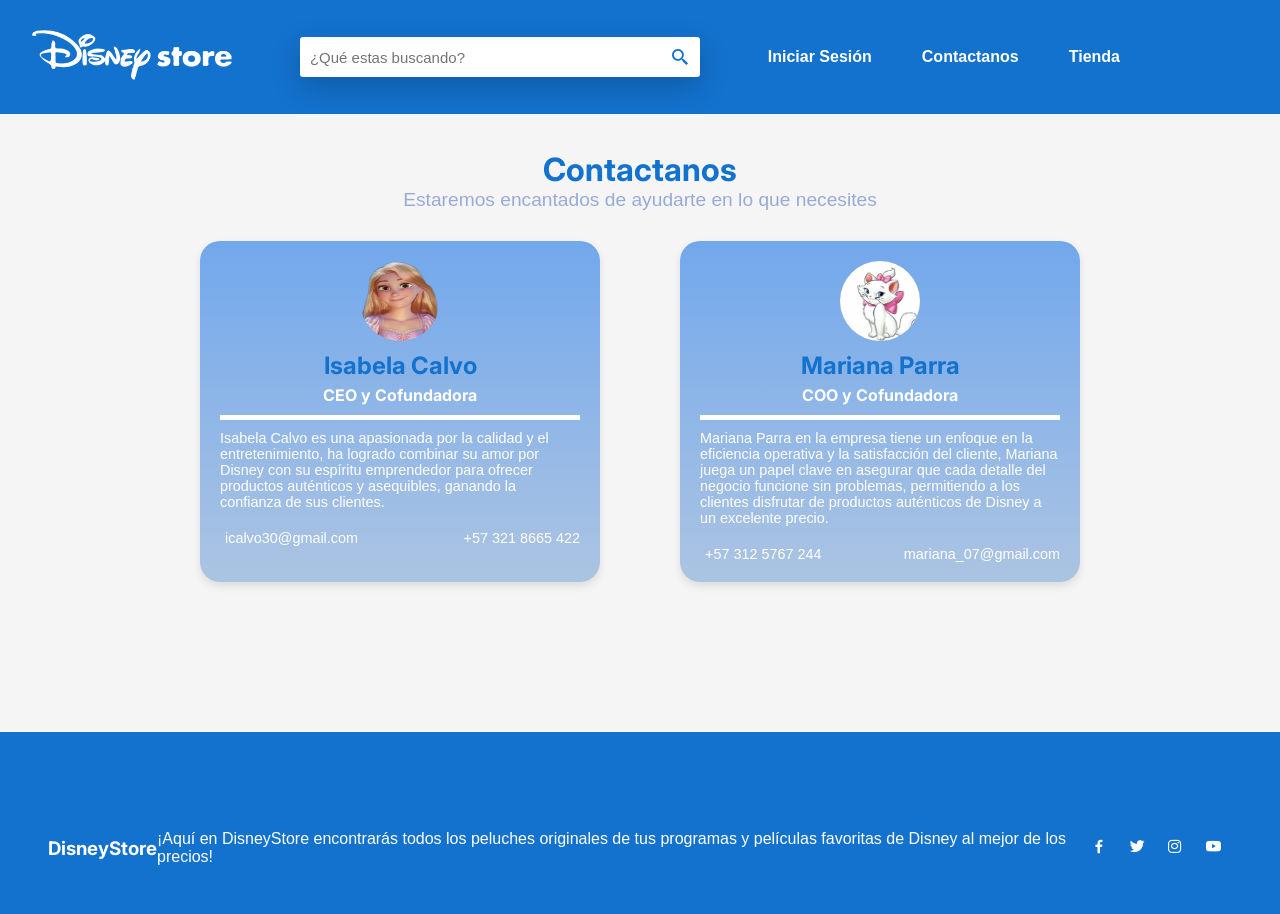
<file: contactanos.html>
<!DOCTYPE html>
<html lang="en">
<head>
    <meta charset="UTF-8">
    <meta name="viewport" content="width=device-width, initial-scale=1.0">
    <title>Contactanos</title>
    <link rel="stylesheet" href="./contactanos.css">
    <link href='https://unpkg.com/boxicons@2.1.4/css/boxicons.min.css' rel='stylesheet'>
    <link href="https://fonts.googleapis.com/css2?family=Inter:wght@400;500;600;700&display=swap" rel="stylesheet">

      

</head>
<body>
    <header class="banner">
        <a href="mainpage.html" class="logo"><img src="./fotos/Recurso 1.png" /></a>

        <div class="busqueda">
            <input type="text" placeholder="¿Qué estas buscando?">
            <i class='bx bx-search-alt-2' style='color:rgba(19, 114, 206, 1);'></i>
        </div>
        <div id="nav-items">
            <div>
                <a href="login.html">Iniciar Sesión</a>
            </div>
            <div>
                <a href="contactanos.html">Contactanos</a>
            </div>
            <div>
                <a href="tienda.html">Tienda</a>
            </div>
        </div>
    </header>

    <div class="container">
        <h1>
         Contactanos
        </h1>
        <p>
         Estaremos encantados de ayudarte en lo que necesites
        </p>
        
    <div class="contactanos">
        <div class="tarjeta">
          <img alt="Imagen de Isabela Calvo" src="./fotos/PikPng.com_rapunzel-png_1112178.png"/>
          <h2>
           Isabela Calvo
          </h2>
          <h3>
           CEO y Cofundadora
          </h3>
          <hr/>
          <p>
           Isabela Calvo es una apasionada por la calidad y el entretenimiento, ha logrado combinar su amor por Disney con su espíritu emprendedor para ofrecer productos auténticos y asequibles, ganando la confianza de sus clientes.
          </p>
          <div class="contact-info">
           <a href="mailto:icalvo30@gmail.com">
            <i class="fas fa-envelope">
            </i>
            icalvo30@gmail.com
           </a>
           <a href="tel:+573218665422">
            <i class="fas fa-phone">
            </i>
            +57 321 8665 422
           </a>
          </div>
         </div>
         <div class="tarjeta">
          <img alt="Imagen de Mariana Parra" height="80" src="./fotos/marie ft de perfil.jpeg" width="80"/>
          <h2>
           Mariana Parra
          </h2>
          <h3>
           COO y Cofundadora
          </h3>
          <hr/>
          <p>
           Mariana Parra en la empresa tiene un enfoque en la eficiencia operativa y la satisfacción del cliente, Mariana juega un papel clave en asegurar que cada detalle del negocio funcione sin problemas, permitiendo a los clientes disfrutar de productos auténticos de Disney a un excelente precio.
          </p>
          <div class="contact-info">
           <a href="tel:+573125767244">
            <i class="fas fa-phone">
            </i>
            +57 312 5767 244
           </a>
           <a href="mailto:mariana_07@gmail.com">
            <i class="fas fa-envelope">
            </i>
            mariana_07@gmail.com
           </a>
          </div>
         </div>
        </div>
       </div>

       <footer>
        
        <footer>
            <div class="footer-content">
                <h3>DisneyStore</h3>
                <p>¡Aquí en DisneyStore encontrarás todos los peluches originales de tus programas y películas favoritas de Disney al mejor de los precios!</p>
                <ul class="socials">
                    <li><a href="#"><i class='bx bxl-facebook'></i></a></li>
                    <li><a href="#"><i class='bx bxl-twitter'></i></a></li>
                    <li><a href="#"><i class='bx bxl-instagram'></i></a></li>
                    <li><a href="#"><i class='bx bxl-youtube'></i></a></li>
                </ul>
            </div>
        </footer>
        
        
      
</body>
</file>
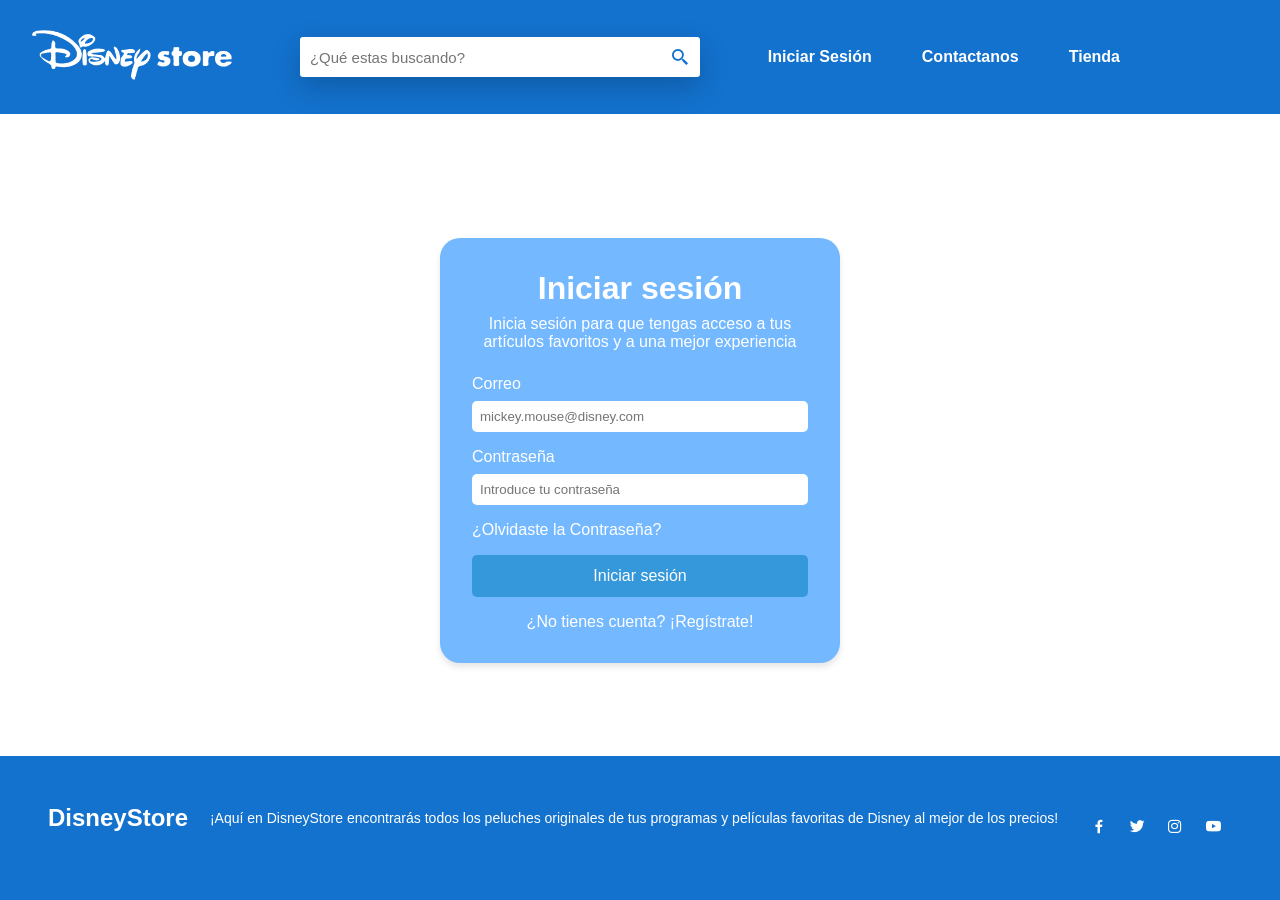
<file: login.html>
<!DOCTYPE html>
<html lang="en">
<head>
    <meta charset="UTF-8">
    <meta name="viewport" content="width=device-width, initial-scale=1.0">
    <link rel="stylesheet" href="login.css">
    <link href='https://unpkg.com/boxicons@2.1.4/css/boxicons.min.css' rel='stylesheet'>
    <link href="https://fonts.googleapis.com/css2?family=Inter:wght@400;500;600;700&display=swap" rel="stylesheet">
    <title>Document</title>
</head>
<body>  
    <!-- Aqui va la navegacion -->
    <header class="banner">
        <a href="mainpage.html" class="logo"><img src="./fotos/logo1.png" /></a>

        <div class="busqueda">
            <input type="text" placeholder="¿Qué estas buscando?">
            <i class='bx bx-search-alt-2' style='color:rgba(19, 114, 206, 1);'></i>
        </div>
        <div id="nav-items">
            <div>
                <a href="login.html">Iniciar Sesión</a>
            </div>
            <div>
                <a href="contactanos.html">Contactanos</a>
            </div>
            <div>
                <a href="tienda.html">Tienda</a>
            </div>
        </div>
    </header>

    <!-- Aqui va el formulario de inicio de sesion -->
   
        <style>
            body {
                font-family: Arial, sans-serif;
                display: flex;
                justify-content: center;
                align-items: center;
                height: 100vh;
                margin: 0;
                background-color: #ffffff;
            }
            .login-container {
                background-color: #74b9ff;
                padding: 2rem;
                border-radius: 20px;
                width: 100%;
                max-width: 400px;
                box-shadow: 0 4px 6px rgba(0, 0, 0, 0.1);
            }
            h1 {
                color: white;
                text-align: center;
                margin-bottom: 0.5rem;
            }
            p {
                color: white;
                text-align: center;
                margin-bottom: 1.5rem;
            }
            label {
                display: block;
                color: white;
                margin-bottom: 0.5rem;
            }
            input[type="email"],
            input[type="password"] {
                width: 100%;
                padding: 0.5rem;
                margin-bottom: 1rem;
                border: none;
                background-color: white;
                border-radius: 5px;
                box-sizing: border-box;
            }
            .forgot-password {
                display: block;
                color: white;
                text-align: left;
                margin-bottom: 1rem;
                text-decoration: none;
            }
            .submit-button {
                width: 100%;
                padding: 0.75rem;
                background-color: #3498db;
                color: white;
                border: none;
                border-radius: 5px;
                cursor: pointer;
                font-size: 1rem;
            }
            .submit-button:hover {
                background-color: #2980b9;
            }
            .register {
                display: block;
                color: white;
                text-align: center;
                margin-top: 1rem;
                text-decoration: none;
            }
        </style>
        <div class="login-container">
            <h1>Iniciar sesión</h1>
            <p>Inicia sesión para que tengas acceso a tus artículos favoritos y a una mejor experiencia</p>
            <form>
                <label for="email">Correo</label>
                <input type="email" id="email" name="email" placeholder="mickey.mouse@disney.com" required>
                
                <label for="password">Contraseña</label>
                <input type="password" id="password" name="password" placeholder="Introduce tu contraseña" required>
                
                <a href="#" class="forgot-password">¿Olvidaste la Contraseña?</a>
                
                <button type="submit" class="submit-button">Iniciar sesión</button>
            </form>
            <a href="register.html" class="register">¿No tienes cuenta? ¡Regístrate!</a>
        </div>

    <footer>
        
        <div class="footer-content">
            <h3>DisneyStore</h3>
            <p>¡Aquí en DisneyStore encontrarás todos los peluches originales de tus programas y películas favoritas de Disney al mejor de los precios!</p>
            <ul class="socials">
                <li><a href="#"><i class='bx bxl-facebook'></i></a></li>
                <li><a href="#"><i class='bx bxl-twitter'></i></a></li>
                <li><a href="#"><i class='bx bxl-instagram'></i></a></li>
                <li><a href="#"><i class='bx bxl-youtube'></i></a></li>
            </ul>
        </div>
    </footer>

    
</body>
</html>
</file>
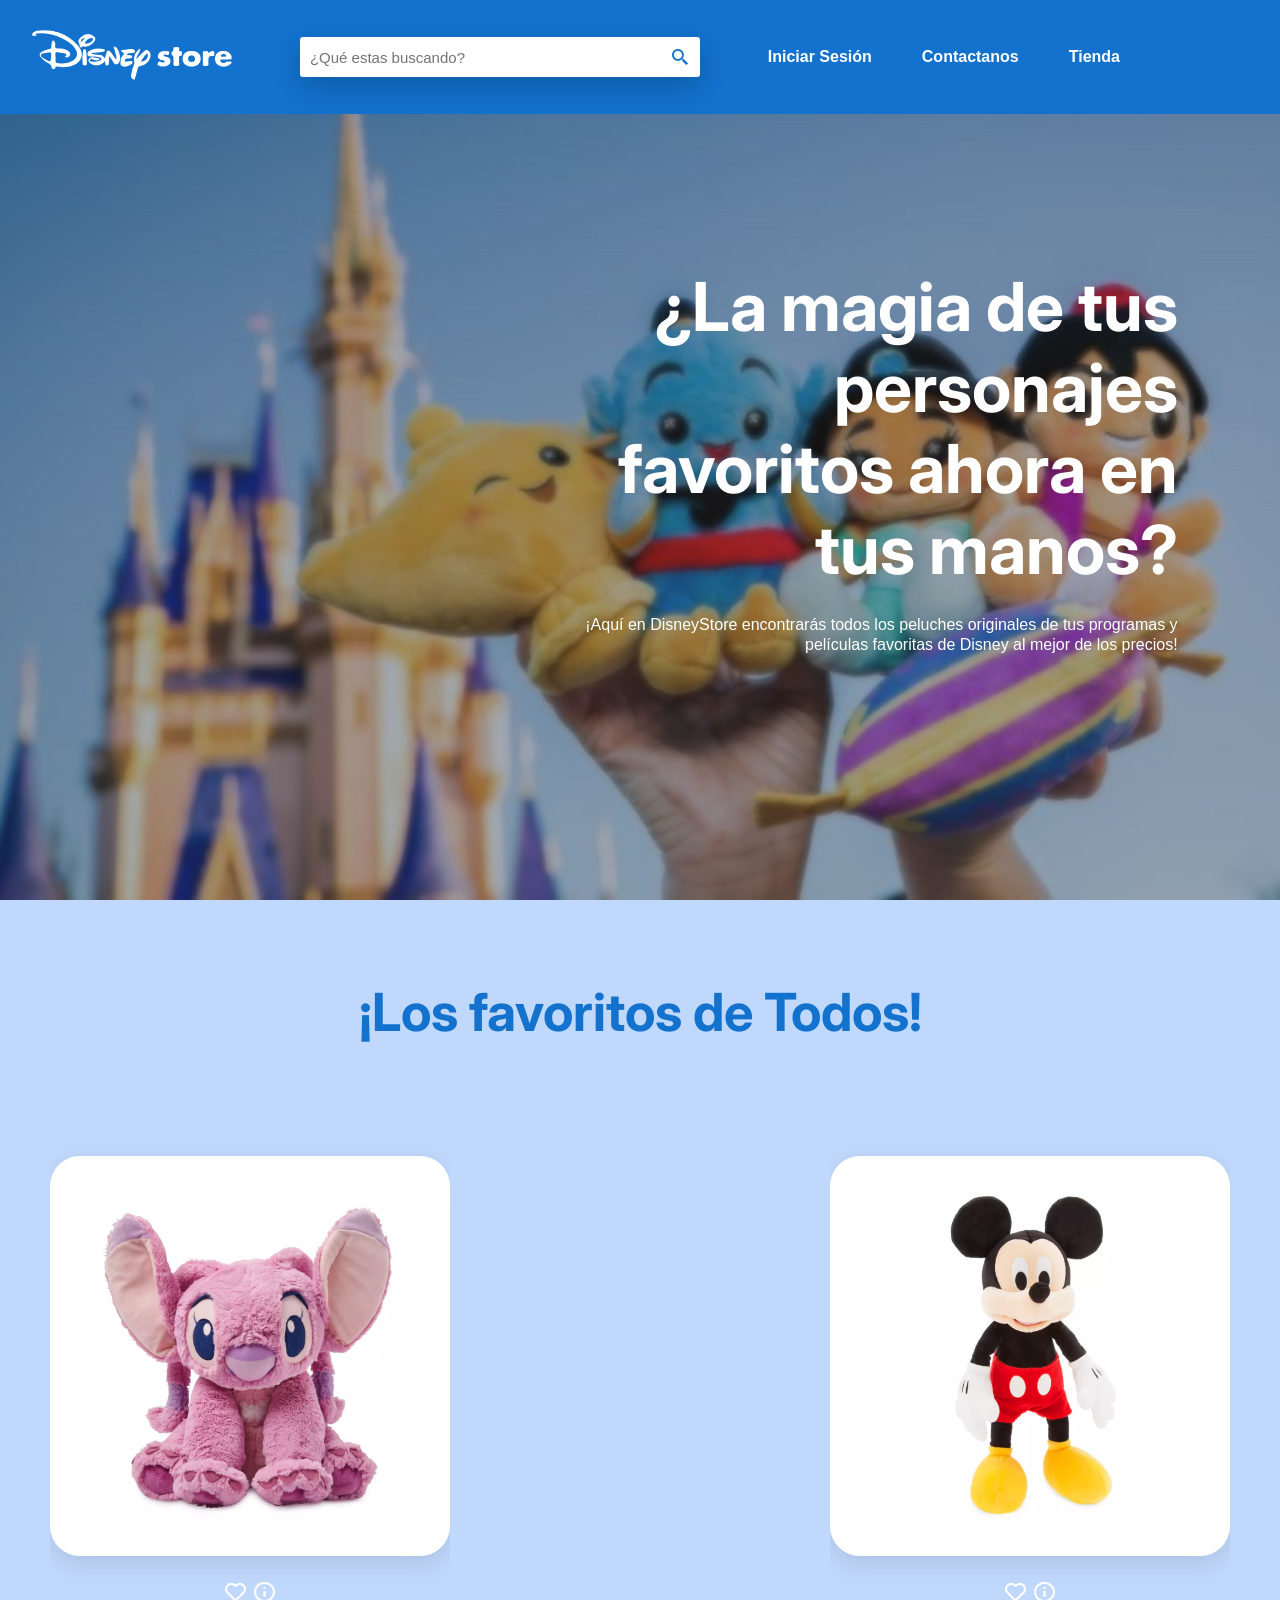
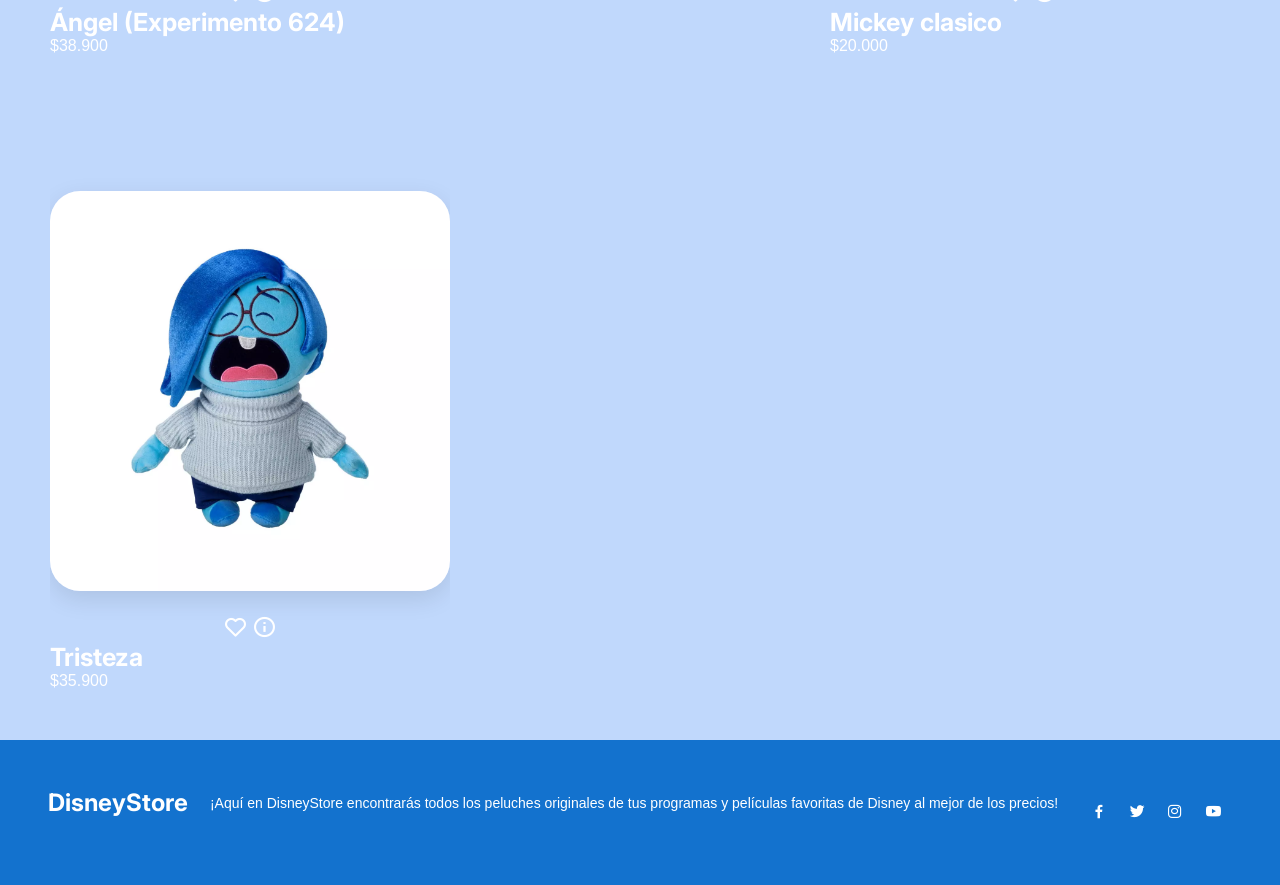
<file: mainpage.html>
<!DOCTYPE html>
<html lang="en">
<head>
    <meta charset="UTF-8">
    <meta name="viewport" content="width=device-width, initial-scale=1.0">
    <title>DisneyShop</title>
    <link rel="stylesheet" href="./mainpage.css">
    <link href='https://unpkg.com/boxicons@2.1.4/css/boxicons.min.css' rel='stylesheet'>
    <link href="https://fonts.googleapis.com/css2?family=Inter:wght@400;500;600;700&display=swap" rel="stylesheet">

      

</head>
<body>
    <header class="banner">
        <a href="mainpage.html" class="logo"><img src="./fotos/Recurso 1.png" /></a>

        <div class="busqueda">
            <input type="text" placeholder="¿Qué estas buscando?">
            <i class='bx bx-search-alt-2' style='color:rgba(19, 114, 206, 1);'></i>
        </div>
        <div id="nav-items">
            <div>
                <a href="login.html">Iniciar Sesión</a>
            </div>
            <div>
                <a href="contactanos.html">Contactanos</a>
            </div>
            <div>
                <a href="tienda.html">Tienda</a>
            </div>
        </div>
    </header>

<section class="inicio">
    <div class="contenidoInicio">
        <h1>¿La magia de tus personajes favoritos ahora en tus manos?</h1>
        <p>¡Aquí en DisneyStore encontrarás todos los peluches originales de tus programas y películas favoritas de Disney al mejor de los precios! </p>
  </div>
</section>

<section class="losEstrella">
    <div class="TituloEstrella">
        <h1>¡Los favoritos de Todos!</h1>
    </div>

    <div class="boxContainer">
        <div class="box">
            <div class="image">
                <a href="producto1.html"><img src="./fotos/peluche rosada sti.webp" alt="" ></a>
                <div class="iconos"> 
                    <a href="#" class="fav" > <i class='bx bx-heart'></i> </a>
                    <a href="producto1.html" class="look"> <i class='bx bx-info-circle'></i> </a>

                </div>
            </div>
            <div class="content">
                <h3> Ángel (Experimento 624) </h3>
                <div class="precio"> $38.900 </div>
            </div>
        </div>

        <div class="box">
            <div class="image">
                <a href="producto2.html"><img src="./fotos/peluche mickey.webp" alt="" ></a>
                <div class="iconos"> 
                    <a href="" class="fav" > <i class='bx bx-heart'></i> </a>
                    <a href="producto2.html" class="look"> <i class='bx bx-info-circle'></i> </a>

                </div>
            </div>

            <div class="content">
                <h3> Mickey clasico </h3>
                <div class="precio"> $20.000 </div>
            </div>
        </div>

        <div class="box">
            <div class="image">
                <a href="producto3.html"> <img src="./fotos/tristeza peluche .webp" alt="" > </a>
                <div class="iconos"> 
                    <a href="" class="fav" > <i class='bx bx-heart'></i> </a>
                    <a href="producto3.html" class="look"> <i class='bx bx-info-circle'></i> </a>

                </div>
            </div>
            <div class="content">
                <h3> Tristeza </h3>
                <div class="precio"> $35.900 </div>
            </div>
        </div>



    </div>


</section>







<footer>
        
    <div class="footer-content">
        <h3>DisneyStore</h3>
        <p>¡Aquí en DisneyStore encontrarás todos los peluches originales de tus programas y películas favoritas de Disney al mejor de los precios!</p>
        <ul class="socials">
            <li><a href="#"><i class='bx bxl-facebook'></i></a></li>
            <li><a href="#"><i class='bx bxl-twitter'></i></a></li>
            <li><a href="#"><i class='bx bxl-instagram'></i></a></li>
            <li><a href="#"><i class='bx bxl-youtube'></i></a></li>
        </ul>
    </div>
</footer>

</body>
</html>
</file>
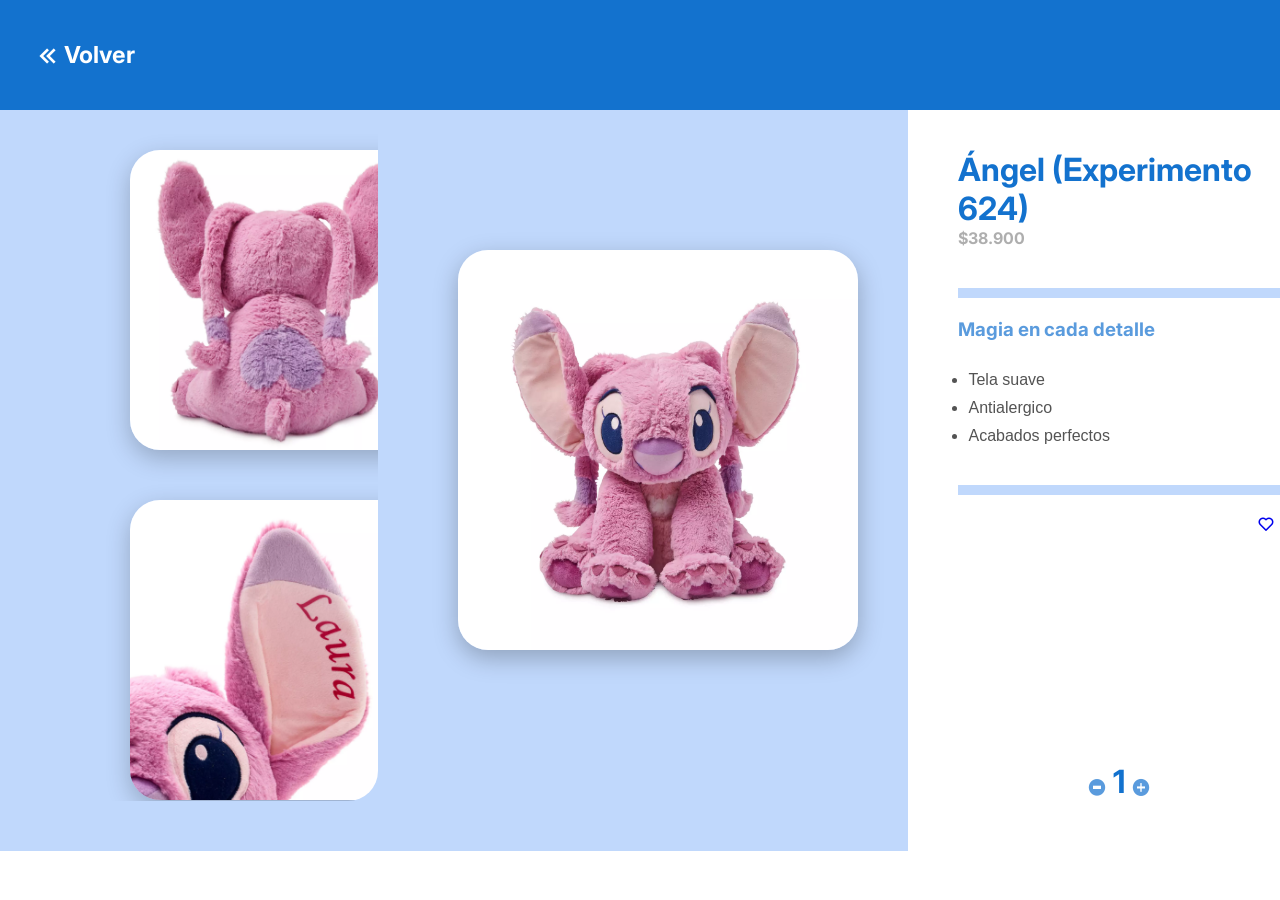
<file: producto1.html>
<!DOCTYPE html>
<html lang="en">
<head>
    <meta charset="UTF-8">
    <meta name="viewport" content="width=device-width, initial-scale=1.0">
    <title>Angel</title>
    <link rel="stylesheet" href="./productos.css">
    <link href='https://unpkg.com/boxicons@2.1.4/css/boxicons.min.css' rel='stylesheet'>
    <link href="https://fonts.googleapis.com/css2?family=Inter:wght@400;500;600;700&display=swap" rel="stylesheet">
</head>
<body>
    <header class="banner">
        <a href="tienda.html" class="devolverse"><i class='bx bx-chevrons-left'></i> <h3> Volver </h3></a>

    </header>

    <div class="fotos">  
        <div class="pequeñas">

           <div class="primeraft"> 
            <img src="./fotos/peluche rosada sti espaldas.webp" alt="espaldas">
           </div> 

           <div class="segundaft">
            <img src="./fotos/angel mas cerca.webp" alt="oreja">
            </div>

        </div>

        <div class="ftPrincipal">
            <img src="./fotos/peluche rosada sti.webp" alt="">
        </div>
        <div class="informacionPeluche">
            <div class="texto">
                <h1> Ángel (Experimento 624)</h1>
            <h4> $38.900 </h4>
            <hr>
            <h3> Magia en cada detalle </h3>
            <ul>
                <li> Tela suave </li>
                <li> Antialergico </li>
                <li> Acabados perfectos </li>
            </ul> 
            <hr>


            <div class="iconos">
                <a href="#" class="fav" > <i class='bx bx-heart'></i> </a>
      

            </div>

            <div class="cantidad">

                <div class="añadir"> 
                    <a href="#"> <i class='bx bxs-no-entry' style='color: rgba(19, 112, 206, 0.699);'></i> </a>
                </div>
                
                <h1> 1 </h1>

                <div class="añadir">
                    <a href=""><i class='bx bxs-plus-circle' style='color: rgba(19, 112, 206, 0.699);' ></i></a>
                </div>
                
            </div>     
            </div>       
        </div>
    </div>



</body>
</html>
</file>
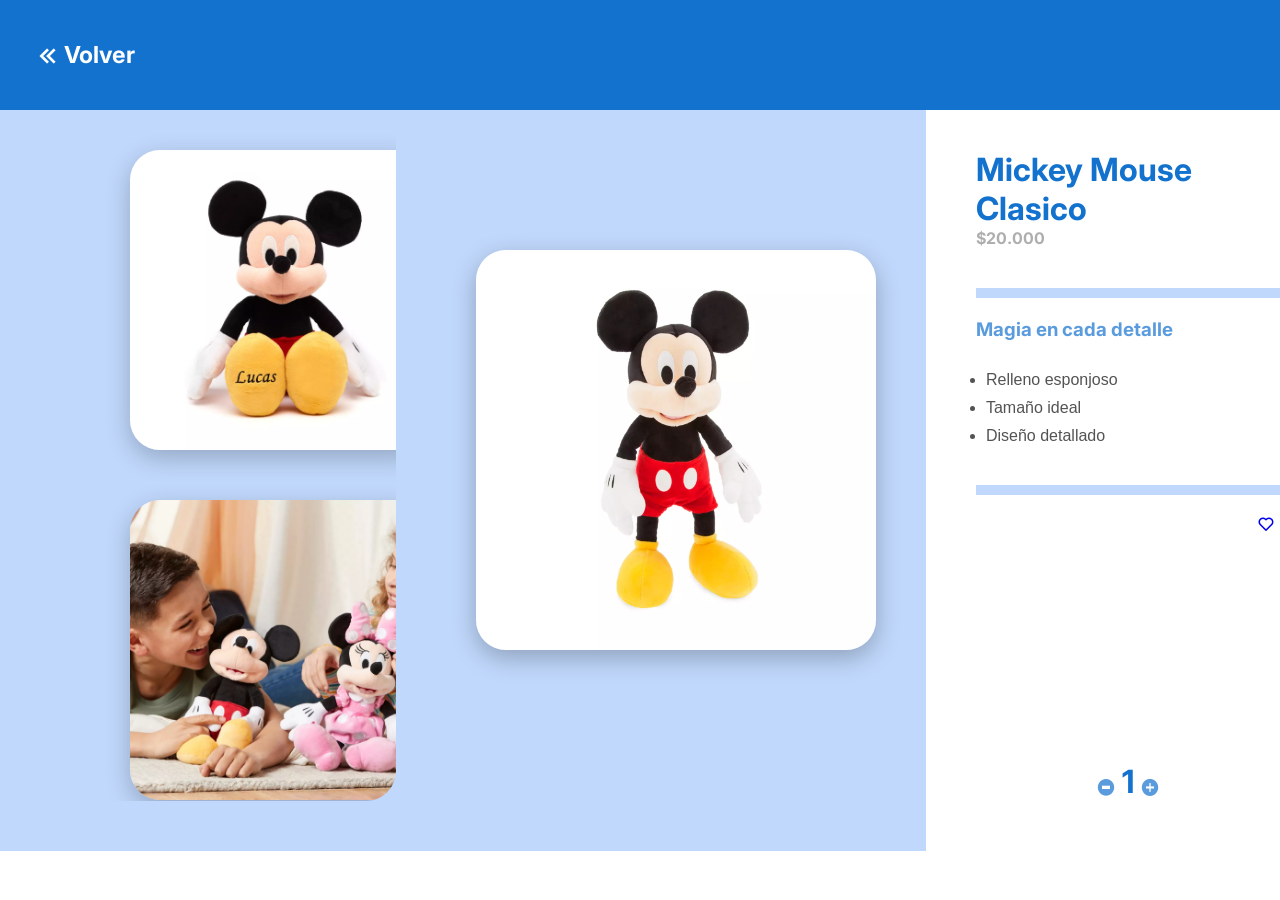
<file: producto2.html>
<!DOCTYPE html>
<html lang="en">
<head>
    <meta charset="UTF-8">
    <meta name="viewport" content="width=device-width, initial-scale=1.0">
    <title>Mickey clasico</title>
    <link rel="stylesheet" href="./productos.css">
    <link href='https://unpkg.com/boxicons@2.1.4/css/boxicons.min.css' rel='stylesheet'>
    <link href="https://fonts.googleapis.com/css2?family=Inter:wght@400;500;600;700&display=swap" rel="stylesheet">
</head>
<body>
    <header class="banner">
        <a href="tienda.html" class="devolverse"><i class='bx bx-chevrons-left'></i> <h3> Volver </h3></a>

    </header>

    <div class="fotos">  
        <div class="pequeñas">

           <div class="primeraft"> 
            <img src="./fotos/peluche mickey sentado.webp" alt="espaldas">
           </div> 

           <div class="segundaft">
            <img src="./fotos/mickey jugando.webp" alt="oreja">
            </div>

        </div>

        <div class="ftPrincipal">
            <img src="./fotos/peluche mickey.webp" alt="">
        </div>
        <div class="informacionPeluche">
            <div class="texto">
                <h1> Mickey Mouse Clasico </h1>
            <h4> $20.000 </h4>
            <hr>
            <h3> Magia en cada detalle </h3>
            <ul>
                <li> Relleno esponjoso </li>
                <li> Tamaño ideal </li>
                <li> Diseño detallado </li>
            </ul> 
            <hr>


            <div class="iconos">
                <a href="#" class="fav" > <i class='bx bx-heart'></i> </a>


            </div>
           

            <div class="cantidad">

                <div class="añadir"> 
                    <a href="#"> <i class='bx bxs-no-entry' style='color: rgba(19, 112, 206, 0.699);'></i> </a>
                </div>
                
                <h1> 1 </h1>

                <div class="añadir">
                    <a href=""><i class='bx bxs-plus-circle' style='color: rgba(19, 112, 206, 0.699);' ></i></a>
                </div>
                
            </div>


           
            </div>
            
        </div>
    </div>


</body>
</html>
</file>
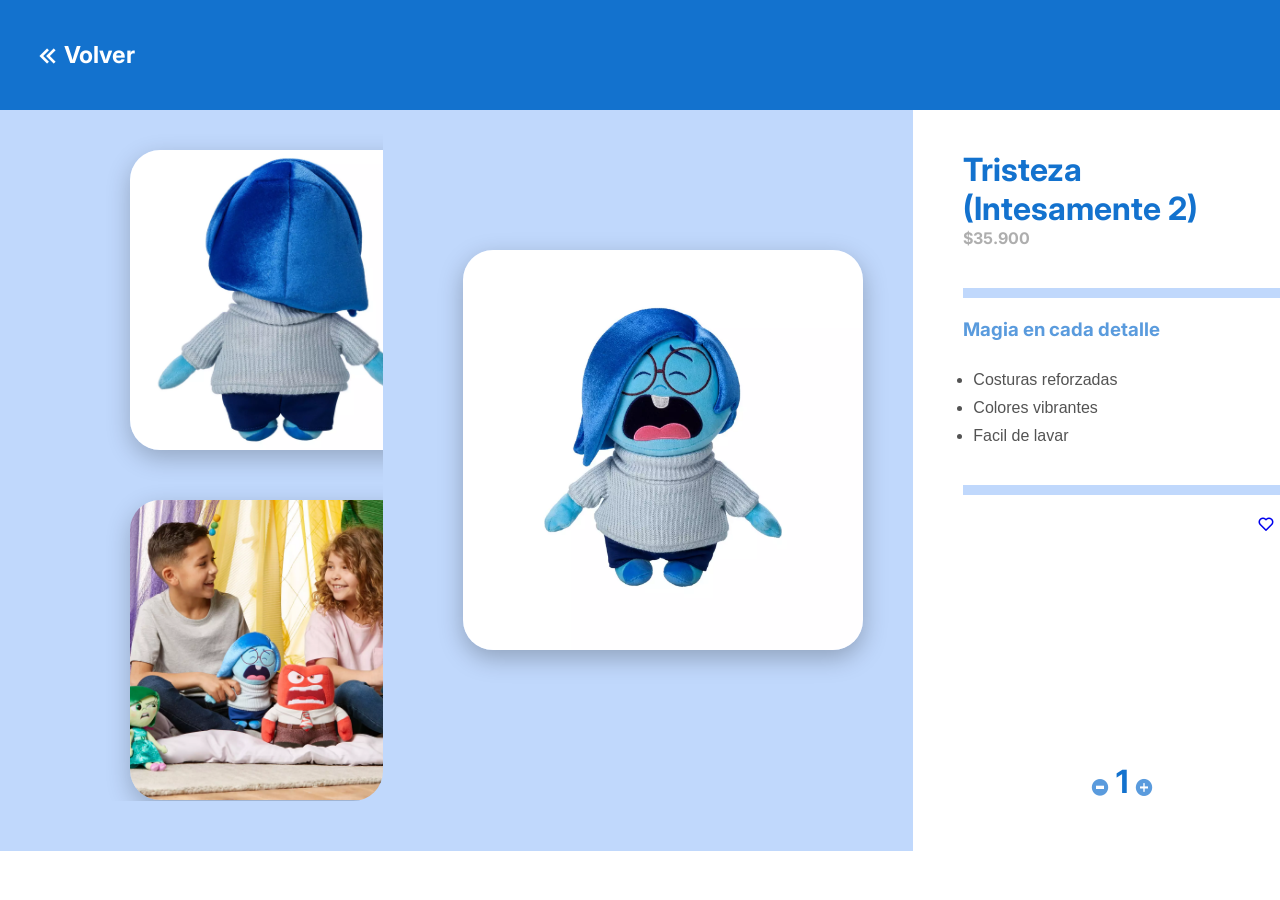
<file: producto3.html>
<!DOCTYPE html>
<html lang="en">
<head>
    <meta charset="UTF-8">
    <meta name="viewport" content="width=device-width, initial-scale=1.0">
    <title>Tristeza</title>
    <link rel="stylesheet" href="./productos.css">
    <link href='https://unpkg.com/boxicons@2.1.4/css/boxicons.min.css' rel='stylesheet'>
    <link href="https://fonts.googleapis.com/css2?family=Inter:wght@400;500;600;700&display=swap" rel="stylesheet">
</head>
<body>
    <header class="banner">
        <a href="tienda.html" class="devolverse"><i class='bx bx-chevrons-left'></i> <h3> Volver </h3></a>

    </header>

    <div class="fotos">  
        <div class="pequeñas">

           <div class="primeraft"> 
            <img src="./fotos/tristeza peluche de espaldas.webp" alt="espaldas">
           </div> 

           <div class="segundaft">
            <img src="./fotos/tristeza jugando.webp" alt="oreja">
            </div>

        </div>

        <div class="ftPrincipal">
            <img src="./fotos/tristeza peluche .webp" alt="">
        </div>
        <div class="informacionPeluche">
            <div class="texto">
                <h1> Tristeza (Intesamente 2) </h1>
            <h4> $35.900 </h4>
            <hr>
            <h3> Magia en cada detalle </h3>
            <ul>
                <li> Costuras reforzadas </li>
                <li> Colores vibrantes </li>
                <li> Facil de lavar </li>
            </ul> 
            <hr>


            <div class="iconos">
                <a href="#" class="fav" > <i class='bx bx-heart'></i> </a>


            </div>
           

            <div class="cantidad">

                <div class="añadir"> 
                    <a href="#"> <i class='bx bxs-no-entry' style='color: rgba(19, 112, 206, 0.699);'></i> </a>
                </div>
                
                <h1> 1 </h1>

                <div class="añadir">
                    <a href=""><i class='bx bxs-plus-circle' style='color: rgba(19, 112, 206, 0.699);' ></i></a>
                </div>
                
            </div>


           
            </div>
            
        </div>
    </div>


</body>
</html>
</file>
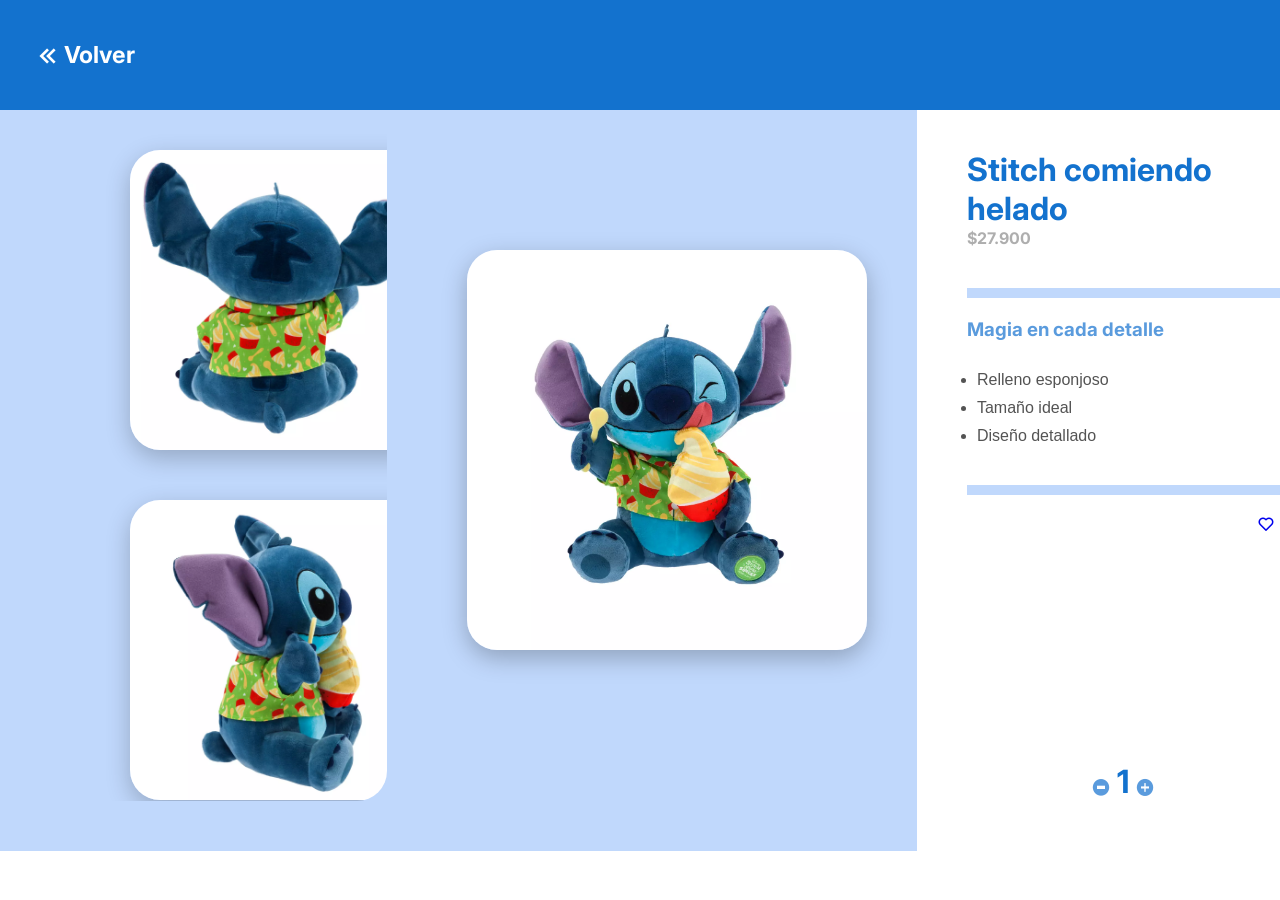
<file: producto4.html>
<!DOCTYPE html>
<html lang="en">
<head>
    <meta charset="UTF-8">
    <meta name="viewport" content="width=device-width, initial-scale=1.0">
    <title>stitch helado</title>
    <link rel="stylesheet" href="./productos.css">
    <link href='https://unpkg.com/boxicons@2.1.4/css/boxicons.min.css' rel='stylesheet'>
    <link href="https://fonts.googleapis.com/css2?family=Inter:wght@400;500;600;700&display=swap" rel="stylesheet">
</head>
<body>
    <header class="banner">
        <a href="tienda.html" class="devolverse"><i class='bx bx-chevrons-left'></i> <h3> Volver </h3></a>

    </header>

    <div class="fotos">  
        <div class="pequeñas">

           <div class="primeraft"> 
            <img src="./fotos/stit azul con helado de espladas.webp" alt="espaldas">
           </div> 

           <div class="segundaft">
            <img src="./fotos/stit azul con helado de lado.webp" alt="oreja">
            </div>

        </div>

        <div class="ftPrincipal">
            <img src="./fotos/principal stit azul con helado.webp" alt="">
        </div>
        <div class="informacionPeluche">
            <div class="texto">
                <h1> Stitch comiendo helado </h1>
            <h4> $27.900 </h4>
            <hr>
            <h3> Magia en cada detalle </h3>
            <ul>
                <li> Relleno esponjoso </li>
                <li> Tamaño ideal </li>
                <li> Diseño detallado </li>
            </ul> 
            <hr>


            <div class="iconos">
                <a href="#" class="fav" > <i class='bx bx-heart'></i> </a>


            </div>
           

            <div class="cantidad">

                <div class="añadir"> 
                    <a href="#"> <i class='bx bxs-no-entry' style='color: rgba(19, 112, 206, 0.699);'></i> </a>
                </div>
                
                <h1> 1 </h1>

                <div class="añadir">
                    <a href=""><i class='bx bxs-plus-circle' style='color: rgba(19, 112, 206, 0.699);' ></i></a>
                </div>
                
            </div>


           
            </div>
            
        </div>
    </div>


</body>
</html>
</file>
<file: contactanos.css>
* {
    margin: 0;
    padding: 0;
    box-sizing: border-box;
    text-decoration: none;
    font-family: sans-serif;
}

body {
    color: white;
}

h1, h2, h3, h4, h5, h6 {
    font-family: 'Inter', sans-serif;
  } 
  .losEstrella{
    background-color: rgb(192, 216, 252);
    padding: 50px;
}

section {
    padding: 0rem 9%;
}


  .banner {
    position: fixed;
    top: 0;
    left: 0;
    width: 100%;
    padding: 30px 8%;
    padding-left: 32px;
    padding-right: 160px;
    background: rgba(19, 114, 206, 1);
    display: flex;
    flex-wrap: nowrap;
    justify-content: space-between;
    align-items: center;
    z-index: 100;
}

#nav-items{
    display: flex;
    font-weight: 600;
    gap: 50px;
}
#nav-items a {
    color: white;
    text-decoration: none;
    transition: 0.1s;
}

.busqueda {
    width: 400px;
    height: 40px;
    border-radius: 3px;
    outline: none;
    border: none;
    padding: 10px;
    background-color: white;
    box-shadow: 0 10px 30px rgba(0, 0, 0, .2);
}

input {
    width: 100%;
    height: 60px;
    color: rgba(19, 114, 206, 1);
    font-size: 15px;
    outline: none;
    border: none;
    background: transparent;
    position: relative;
    bottom: 20px;
}

.busqueda i {
    font-size: 20px;
    color: rgba(19, 114, 206, 1);
    display: flex;
    align-items: center;
    flex-direction: row-reverse;
    text-align: right;
    position: relative;
    bottom: 60px;
}

.logo img {
    height: 50px;
    width: 200px;
}


body {
    font-family: Arial, sans-serif;
    background-color: #f5f5f5;
    margin: 0;
    margin-top: 100px;
    padding: 0;
    display: flex;
    flex-direction: column;
    align-items: center;
}

h1, h2, h3, h4, h5, h6 {
    font-family: 'Inter', sans-serif;
  }

  section {
    padding: 0rem 9%;
}


  .banner {
    position: fixed;
    top: 0;
    left: 0;
    width: 100%;
    padding: 30px 8%;
    padding-left: 32px;
    padding-right: 160px;
    background: rgba(19, 114, 206, 1);
    display: flex;
    flex-wrap: nowrap;
    justify-content: space-between;
    align-items: center;
    z-index: 100;
}

#nav-items{
    display: flex;
    font-weight: 600;
    gap: 50px;
}
#nav-items a {
    color: white;
    text-decoration: none;
    transition: 0.1s;
}

.busqueda {
    width: 400px;
    height: 40px;
    border-radius: 3px;
    outline: none;
    border: none;
    padding: 10px;
    background-color: white;
    box-shadow: 0 10px 30px rgba(0, 0, 0, .2);
}

input {
    width: 100%;
    height: 60px;
    color: rgba(19, 114, 206, 1);
    font-size: 15px;
    outline: none;
    border: none;
    background: transparent;
    position: relative;
    bottom: 20px;
}

.busqueda i {
    font-size: 20px;
    color: rgba(19, 114, 206, 1);
    display: flex;
    align-items: center;
    flex-direction: row-reverse;
    text-align: right;
    position: relative;
    bottom: 60px;
}

.logo img {
    height: 50px;
    width: 200px;
}

.container {
    text-align: center;
    margin-top: 50px;
    margin-bottom: 100px; 
}

.container h1 {
color: rgba(19, 114, 206, 1);;
font-size: 2em;
}
     
.container p {
color: rgb(152, 171, 215);
font-size: 1.2em;
}
     
.contactanos {
display: flex;
justify-content: center;
margin-top: 30px;
}
     
.tarjeta {
 background: linear-gradient(to bottom, rgba(114, 168, 236, 1), rgba(172, 196, 226, 1));
 border-radius: 20px;
 box-shadow: 0 4px 8px rgba(0, 0, 0, 0.1);
 width: 400px;
 margin: 0 40px;
 padding: 20px;
 text-align: left;
}
    
.tarjeta img {
 border-radius: 50%;
 width: 80px;
 height: 80px;
 display: block;
 margin: 0 auto 10px;
}
   
.tarjeta h2 {
 color:  rgba(19, 114, 206, 1);;
 font-size: 1.5em;
 text-align: center;
}

.tarjeta h3 {
 color: #ffffff;
 font-size: 1em;
 text-align: center;
 margin: 5px 0;
}

.tarjeta p {
 color: #ffffff;
 font-size: 0.9em;
 margin: 10px 0;
}

.tarjeta .contact-info {
  display: flex;
 justify-content: space-between;
 align-items: center;
 margin-top: 20px;
}

.tarjeta .contact-info a {
 color: #ffffff;
 text-decoration: none;
 font-size: 0.9em;
}

.tarjeta .contact-info a i {
 margin-right: 5px;
 }

 hr {
    background-color: #ffffff;
    height: 5px;
    width: 100%;
    border: none;
    margin-top: 10px;
    }


    footer {
        width: 100%;
        background-color: rgba(19, 114, 206, 1);
        padding: 0;
        margin: 0;
        margin-top: 50px; 
    }
    
    .footer-content {
        max-width: 100%;
        padding: 3rem;
        display: flex;
        justify-content: space-between;
        align-items: center;
        color: white;
    }
    
    .socials {
        display: flex;
        justify-content: center;
        align-items: center;
        padding: 0;
        margin: 0;
        list-style: none;
    }
    
    .socials li {
        margin: 0 10px;
    }
    
    .socials li a {
        font-size: 18px;
        color: white;
    }
</file>
<file: login.css>
*{
    padding: 0;
    margin: 0;
    box-sizing: border-box;
    font-family: sans-serif;
}
.banner {
    position: fixed;
    top: 0;
    left: 0;
    width: 100%;
    padding: 30px 8%;
    padding-left: 32px;
    padding-right: 160px;
    background: rgba(19, 114, 206, 1);
    display: flex;
    flex-wrap: nowrap;
    justify-content: space-between;
    align-items: center;
    z-index: 100;
}

#nav-items{
    display: flex;
    font-weight: 600;
    gap: 50px;
}
#nav-items a {
    color: white;
    text-decoration: none;
    transition: 0.1s;
}

.busqueda {
    width: 400px;
    height: 40px;
    border-radius: 3px;
    outline: none;
    border: none;
    padding: 10px;
    background-color: white;
    box-shadow: 0 10px 30px rgba(0, 0, 0, .2);
}

.busqueda input {
    width: 100%;
    height: 60px;
    color: rgba(19, 114, 206, 1);
    font-size: 15px;
    outline: none;
    border: none;
    background: transparent;
    position: relative;
    bottom: 20px;
}

.busqueda i {
    font-size: 20px;
    color: rgba(19, 114, 206, 1);
    display: flex;
    align-items: center;
    flex-direction: row-reverse;
    text-align: right;
    position: relative;
    bottom: 60px;
}

.logo img {
    height: 50px;
    width: 200px;
}

footer {
    /* estilo para que se quede en la parte de abajo */

    position: fixed;
    bottom: 0;
    width: 100%;
}

.footer-content{
    display: flex;
    justify-content: space-between;
    align-items: center;
    flex-wrap: wrap;
    padding: 3rem 3rem;
    background-color: rgba(19, 114, 206, 1);
    color: white;
}

.footer-content h3{
    font-size: 24px;
    font-weight: 700;
    margin-bottom: 20px;
}

.footer-content p{
    font-size: 14px;
    margin-bottom: 20px;
}

.socials{
    display: flex;
    justify-content: center;
    align-items: center;
}

.socials li{
    list-style: none;
    margin: 0 10px;
}

.socials li a{
    font-size: 18px;
    color: white;
}
</file>
<file: mainpage.css>
* {
    margin: 0;
    padding: 0;
    box-sizing: border-box;
    text-decoration: none;
    font-family: sans-serif;
}
body {
    color: white;     
}

h1, h2, h3, h4, h5, h6 {
    font-family: 'Inter', sans-serif;
  }

  section {
    padding: 0rem 9%;
}


  .banner {
    position: fixed;
    top: 0;
    left: 0;
    width: 100%;
    padding: 30px 8%;
    padding-left: 32px;
    padding-right: 160px;
    background: rgba(19, 114, 206, 1);
    display: flex;
    flex-wrap: nowrap;
    justify-content: space-between;
    align-items: center;
    z-index: 100;
}

#nav-items{
    display: flex;
    font-weight: 600;
    gap: 50px;
}
#nav-items a {
    color: white;
    text-decoration: none;
    transition: 0.1s;
}

.busqueda {
    width: 400px;
    height: 40px;
    border-radius: 3px;
    outline: none;
    border: none;
    padding: 10px;
    background-color: white;
    box-shadow: 0 10px 30px rgba(0, 0, 0, .2);
}

input {
    width: 100%;
    height: 60px;
    color: rgba(19, 114, 206, 1);
    font-size: 15px;
    outline: none;
    border: none;
    background: transparent;
    position: relative;
    bottom: 20px;
}

.busqueda i {
    font-size: 20px;
    color: rgba(19, 114, 206, 1);
    display: flex;
    align-items: center;
    flex-direction: row-reverse;
    text-align: right;
    position: relative;
    bottom: 60px;
}

.logo img {
    height: 50px;
    width: 200px;
}

.inicio {
    width: 100%;
    height: 100vh;
    background: url(./fotos/fondo1jpg.jpg) no-repeat;
    background-size: cover;
    background-position: center;
    display: flex;
    align-items: center;
    flex-direction: row-reverse;
    text-align: right;
    padding: 50px 8% 0;
    background-color: rgb(228, 228, 255);
}

.contenidoInicio {
    max-width: 630px; 
}

.contenidoInicio {
    font-size: 45px;
    line-height: 1.2;
}

.contenidoInicio p {
    font-size: 16px;
    margin: 25px 0 30px;
}

h1 span {
    color: rgb(236, 231, 75);
    font-size: larger;
}

.productosDestacados {
    background-color: rgb(165, 212, 254);
    display: flex;
    flex-wrap: nowrap;
    gap: 1.5rem;
    padding-top: 5rem;
    padding-bottom: 5rem;

}

.productosDestacados .iconos {
    color: rgba(19, 114, 206, 1);
    background-color: white;
    border-radius: 1rem;
    padding: 2rem;
    display: flex;
    align-items: center;
    flex: 1 1 25rem;
}

.productosDestacados .iconos i{
    font-size: 5rem;
    margin: 2rem;
}
.tercero h1 {
    display: flex;
    justify-content: center;
    margin-bottom: 40px;
    font-size: 50px;
    color: rgba(19, 114, 206, 1);
}

.tercero .filtroProductos{
    display: flex;
    justify-content: space-around;
}

.tercero .filtros {
    width: 40%;
    background: rgb(247, 247, 247);
    padding: 40px;
    border-top-left-radius: 40px;
    border-bottom-left-radius: 40px;
}

.tercero .filtros h2 {
    color: rgba(19, 114, 206, 1);
    padding-bottom: 20px;
}

.tercero .filtros ul{
    list-style: none;

}

.tercero .filtros ul li {
    margin-top: 10px;
}

.tercero .filtros ul li a {
    color: black;
    text-decoration: none;
    transition: 0.1s;
}
.tercero .filtros ul li a:hover {
    color: rgba(19, 112, 206, 0.843);;

}
input {
    width: 100%;
    height: 60px;
    color: rgba(19, 114, 206, 1);
    font-size: 15px;
    outline: none;
    border: none;
    background: transparent;
    position: relative;
    bottom: 20px;
}

.busqueda i {
    font-size: 20px;
    color: rgba(19, 114, 206, 1);
    display: flex;
    align-items: center;
    flex-direction: row-reverse;
    text-align: right;
    position: relative;
    bottom: 60px;
}

.logo img {
    height: 50px;
    width: 200px;
}

.inicio {
    width: 100%;
    height: 100vh;
    background: url(./fotos/fondo1jpg.jpg) no-repeat;
    background-size: cover;
    background-position: center;
    display: flex;
    align-items: center;
    flex-direction: row-reverse;
    text-align: right;
    padding: 50px 8% 0;
    background-color: rgb(228, 228, 255);
}

.contenidoInicio {
    max-width: 630px; 
}

.contenidoInicio {
    font-size: 45px;
    line-height: 1.2;
}

.contenidoInicio p {
    font-size: 16px;
    margin: 25px 0 30px;
}

.losEstrella{
    background-color: rgb(192, 216, 252);
    padding: 50px;
}


.TituloEstrella {
    font-size: 35px;
    display: flex;
    justify-content: center;
    color: rgba(19, 114, 206, 1);
    margin-top: 30px;
}

.image img {
   margin-top: 80px;
    height: 400px;
    width: 400px;
    border-radius: 30px;
    box-shadow: 0 .5rem 1.5rem rgba(0, 0, 0, .1);
}

.losEstrella .boxContainer .box .image {
    position: relative;
    text-align: center;
    padding-top: 2rem;
    overflow: hidden;
    border-radius: 30px;
    transition: 0,3s;
}

.losEstrella .boxContainer .box .image:hover img {
    position: relative;
    top: -40px;
    opacity: 1;

}
 

.losEstrella .boxContainer {
    display: flex;
    position: relative;
    flex-wrap: wrap;
    gap: 1.5rem; 
    justify-content: space-between;
}

.losEstrella i {
    color: rgb(255, 255, 255);
    font-size: 25px;  
    margin-top: 20px;
    cursor: pointer;
    transition: 0.3s;
    
}

.losEstrella i:hover {
    color: rgba(19, 114, 206, 1);

}

.losEstrella h3 {
    font-size: 25px;
}

::-webkit-scrollbar {
    width: 10px;
}

::-webkit-scrollbar-thumb {
    border-radius: 20px;
    background-color:  rgb(236, 231, 75);
}


.footer-content{
    display: flex;
    justify-content: space-between;
    align-items: center;
    flex-wrap: wrap;
    padding: 3rem 3rem;
    background-color: rgba(19, 114, 206, 1);
    color: white;
}

.footer-content h3{
    font-size: 24px;
    font-weight: 700;
    margin-bottom: 20px;
}

.footer-content p{
    font-size: 14px;
    margin-bottom: 20px;
}

.socials{
    display: flex;
    justify-content: center;
    align-items: center;
}

.socials li{
    list-style: none;
    margin: 0 10px;
}

.socials li a{
    font-size: 18px;
    color: white;
}
</file>
<file: productos.css>
* {
    margin: 0;
    padding: 0;
    box-sizing: border-box;
    text-decoration: none;
    font-family: sans-serif;
}

h1, h2, h3, h4, h5, h6 {
    font-family: 'Inter', sans-serif;
  } 

body {
    color: white;
}

.banner {
    position: fixed;
    top: 0;
    left: 0;
    width: 100%;
    padding: 30px 8%;
    padding-left: 32px;
    padding-right: 32px;
    background: rgba(19, 114, 206, 1);
    display: flex;
    flex-wrap: nowrap;
    justify-content: space-between;
    align-items: center;
    z-index: 100;

}


.devolverse {
    display: flex;
    flex-wrap: nowrap;
    padding-top: 10px;
    height: 50px;
    width: 200px;

}

.devolverse {
    font-size: 20px;
    color: white;
    transition: 0.1s;
}

.devolverse i{
    font-size: 32px;
    color: white;
    transition: 0.1s;
}

.devolverse:hover {
    color: rgb(236, 231, 75);
}

.devolverse i:hover{
    color: rgb(236, 231, 75);
}


.fotos {
    background-color:  rgb(192, 216, 252);
    padding-left: 50px;
    padding-top: 50px;
    padding-bottom: 50px;
    padding-right: 0px;
    display: flex;
    flex-wrap: nowrap;

}

.fotos .pequeñas .primeraft {
    margin-top: 100px;
    transition: 0.1s;
}

.fotos .pequeñas .primeraft:hover {
    scale: 1.1;
}

.fotos .pequeñas {
    position: relative;
    text-align: center;
    overflow: hidden;
    border-radius: 30px;
    justify-content: space-between;


}

.fotos .pequeñas img {
    margin-left: 80px;
    height: 300px;
    width: 300px;
    border-radius: 30px;
    box-shadow: 0 .5rem 1.5rem rgba(0, 0, 0, 0.228);
    display: flex;
    flex-wrap: wrap;

}

.fotos .pequeñas .segundaft {
    margin-top: 50px;
    transition: 0.1s;
}

.fotos .pequeñas .segundaft:hover {
    scale: 1.1;
}

.fotos .ftPrincipal img {
    margin-top: 200px;
    margin-left: 80px;
    height: 400px;
    width: 400px;
    border-radius: 30px;
    box-shadow: 0 .5rem 1.5rem rgba(0, 0, 0, 0.255);
    border-radius: 30px;
    transition: 0.1s;
}

.fotos .ftPrincipal:hover {
    scale: 1.1;
}

.informacionPeluche {
    background-color: white;
    padding: 50px;
transform: translate(50px, 50px);

}

.informacionPeluche h1 {
  color:  rgba(19, 114, 206, 1);

}

.informacionPeluche h4 {
    color: rgba(128, 128, 128, 0.635);
}

.informacionPeluche p {
    color: rgb(0, 0, 0);
}
.informacionPeluche ul {
    color: rgba(49, 49, 49, 0.835);
    margin-left: 10px;
}

.informacionPeluche li {
    margin-top: 10px;
}

.informacionPeluche h3 {
    color: rgba(19, 112, 206, 0.699);
    margin-top: 20px;
    margin-bottom: 20px;
}

.informacionPeluche hr {
    height: 10px;
    background-color:  rgb(192, 216, 252);
    width: 100%;
    border: none;
    margin-top: 40px;

}

.informacionPeluche .texto {
    background-position: center;
    display: flex;
    flex-direction: column;
    text-align: left;
}

.informacionPeluche .iconos {
    color:  rgba(128, 128, 128, 0.739);
    display: flex;
    flex-wrap: nowrap;
    flex-direction: row-reverse;
    text-align: right;
    font-size: 18px;
    padding-top: 20px;
    transition: 0.5s;
}

.iconos a:hover {
    color:  rgba(19, 114, 206, 1);

}

.informacionPeluche .iconos i {
    padding-left: 5px;
    padding-right: 5px;
}

.cantidad {
    margin-top: 20px;
    display: flex;
    flex-wrap: nowrap;
    flex-direction: row;
    justify-content: center;
    align-items: flex-end;

}

.cantidad h1 {
    margin-right: 6px;
    margin-left: 6px;
}

.cantidad .añadir {
    font-size: 20px;
    margin-top: 220px;

}
</file>
